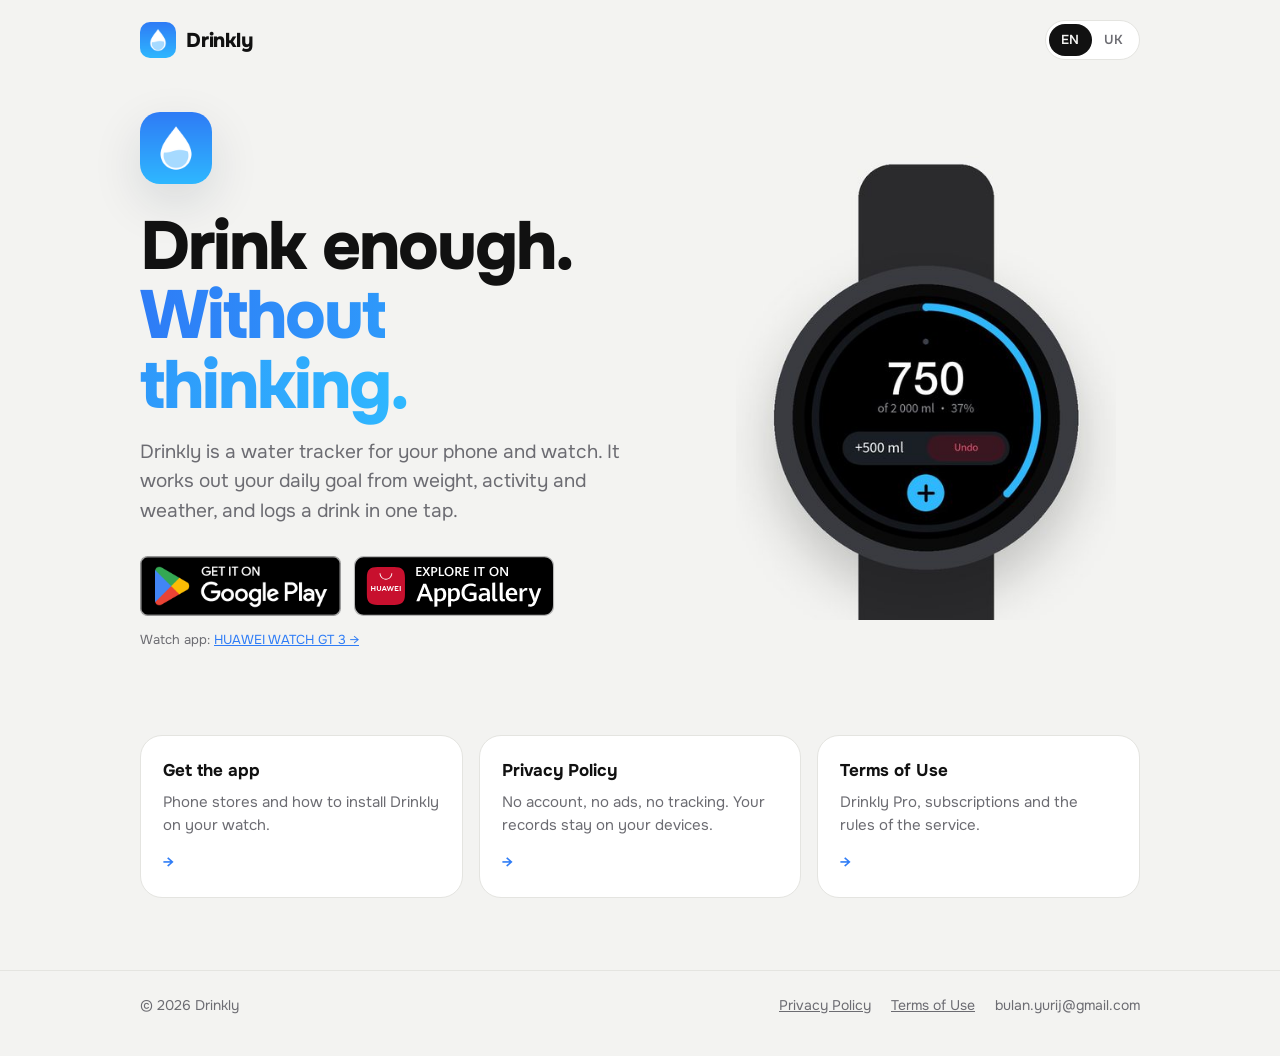
<file: index.html>
<!doctype html>
<html lang="en" data-lang="en" data-title-en="Drinkly — water tracker for phone and watch" data-title-uk="Drinkly — облік води на телефоні й годиннику">
<head>
<meta charset="utf-8">
<meta name="viewport" content="width=device-width, initial-scale=1">
<title>Drinkly — water tracker for phone and watch</title>
<meta name="description" content="Drinkly works out your daily water goal and lets you log a drink from your phone or your watch.">
<link rel="icon" href="img/icon.png">
<link rel="preconnect" href="https://fonts.googleapis.com">
<link rel="preconnect" href="https://fonts.gstatic.com" crossorigin>
<link rel="stylesheet" href="https://fonts.googleapis.com/css2?family=Onest:wght@400;500;600;800&display=swap">
<link rel="stylesheet" href="site.css">
</head>
<body>
<header>
  <div class="wrap">
    <a class="brand" href="index.html"><img src="img/icon.png" alt="">Drinkly</a>
    <div class="lang" role="group" aria-label="Language">
      <button type="button" data-set="en" aria-pressed="true">EN</button>
      <button type="button" data-set="uk" aria-pressed="false">UK</button>
    </div>
  </div>
</header>

<main>
  <section class="wrap hero">
    <div>
      <img class="hero-icon" src="img/icon.png" width="192" height="192" alt="">
      <h1 data-l="en">Drink enough.<br><em>Without thinking.</em></h1>
      <h1 data-l="uk">Пийте достатньо.<br><em>Не думаючи.</em></h1>
      <p class="lead" data-l="en">Drinkly is a water tracker for your phone and watch. It works out your daily goal from weight, activity and weather, and logs a drink in one tap.</p>
      <p class="lead" data-l="uk">Drinkly — облік води на телефоні й годиннику. Він рахує вашу денну норму з ваги, активності й погоди та записує напій одним дотиком.</p>

      <div class="badges">
        <a class="badge" href="https://play.google.com/store/apps/details?id=com.bulany.drinkly.android" rel="noopener">
          <img data-l="en" src="img/google-play-en.png" width="564" height="168" alt="Get it on Google Play">
          <img data-l="uk" src="img/google-play-uk.png" width="646" height="192" alt="Завантажити з Google Play">
        </a>
        <a class="badge" href="https://appgallery.huawei.com/app/C119541665" rel="noopener">
          <img src="img/appgallery-en.svg" width="564" height="168" alt="Explore it on AppGallery">
        </a>
      </div>
      <p class="note" data-l="en">Watch app: <a href="get.html#watch">HUAWEI WATCH GT 3 →</a></p>
      <p class="note" data-l="uk">Застосунок для годинника: <a href="get.html#watch">HUAWEI WATCH GT 3 →</a></p>
    </div>
    <div class="shot">
      <img data-l="en" src="img/05-watch-en.jpg" width="450" height="550" alt="Drinkly on a round watch: 750 of 2 000 ml">
      <img data-l="uk" src="img/05-watch-uk.jpg" width="450" height="550" alt="Drinkly на круглому годиннику">
    </div>
  </section>

  <section class="wrap links">
    <a class="link-card" href="get.html">
      <b data-l="en">Get the app</b><b data-l="uk">Завантажити застосунок</b>
      <span data-l="en">Phone stores and how to install Drinkly on your watch.</span>
      <span data-l="uk">Магазини для телефона й встановлення на годинник.</span>
      <span class="arrow">→</span>
    </a>
    <a class="link-card" href="privacy.html">
      <b data-l="en">Privacy Policy</b><b data-l="uk">Політика конфіденційності</b>
      <span data-l="en">No account, no ads, no tracking. Your records stay on your devices.</span>
      <span data-l="uk">Без акаунта, реклами й стеження. Записи лишаються на ваших пристроях.</span>
      <span class="arrow">→</span>
    </a>
    <a class="link-card" href="terms.html">
      <b data-l="en">Terms of Use</b><b data-l="uk">Умови використання</b>
      <span data-l="en">Drinkly Pro, subscriptions and the rules of the service.</span>
      <span data-l="uk">Drinkly Pro, підписки та правила сервісу.</span>
      <span class="arrow">→</span>
    </a>
  </section>
</main>

<footer>
  <div class="wrap">
    <span>© 2026 Drinkly</span>
    <nav>
      <a href="privacy.html"><span data-l="en">Privacy Policy</span><span data-l="uk">Політика конфіденційності</span></a>
      <a href="terms.html"><span data-l="en">Terms of Use</span><span data-l="uk">Умови використання</span></a>
      <span>bulan.yurij@gmail.com</span>
    </nav>
  </div>
</footer>

<script src="site.js"></script>
</body>
</html>
</file>
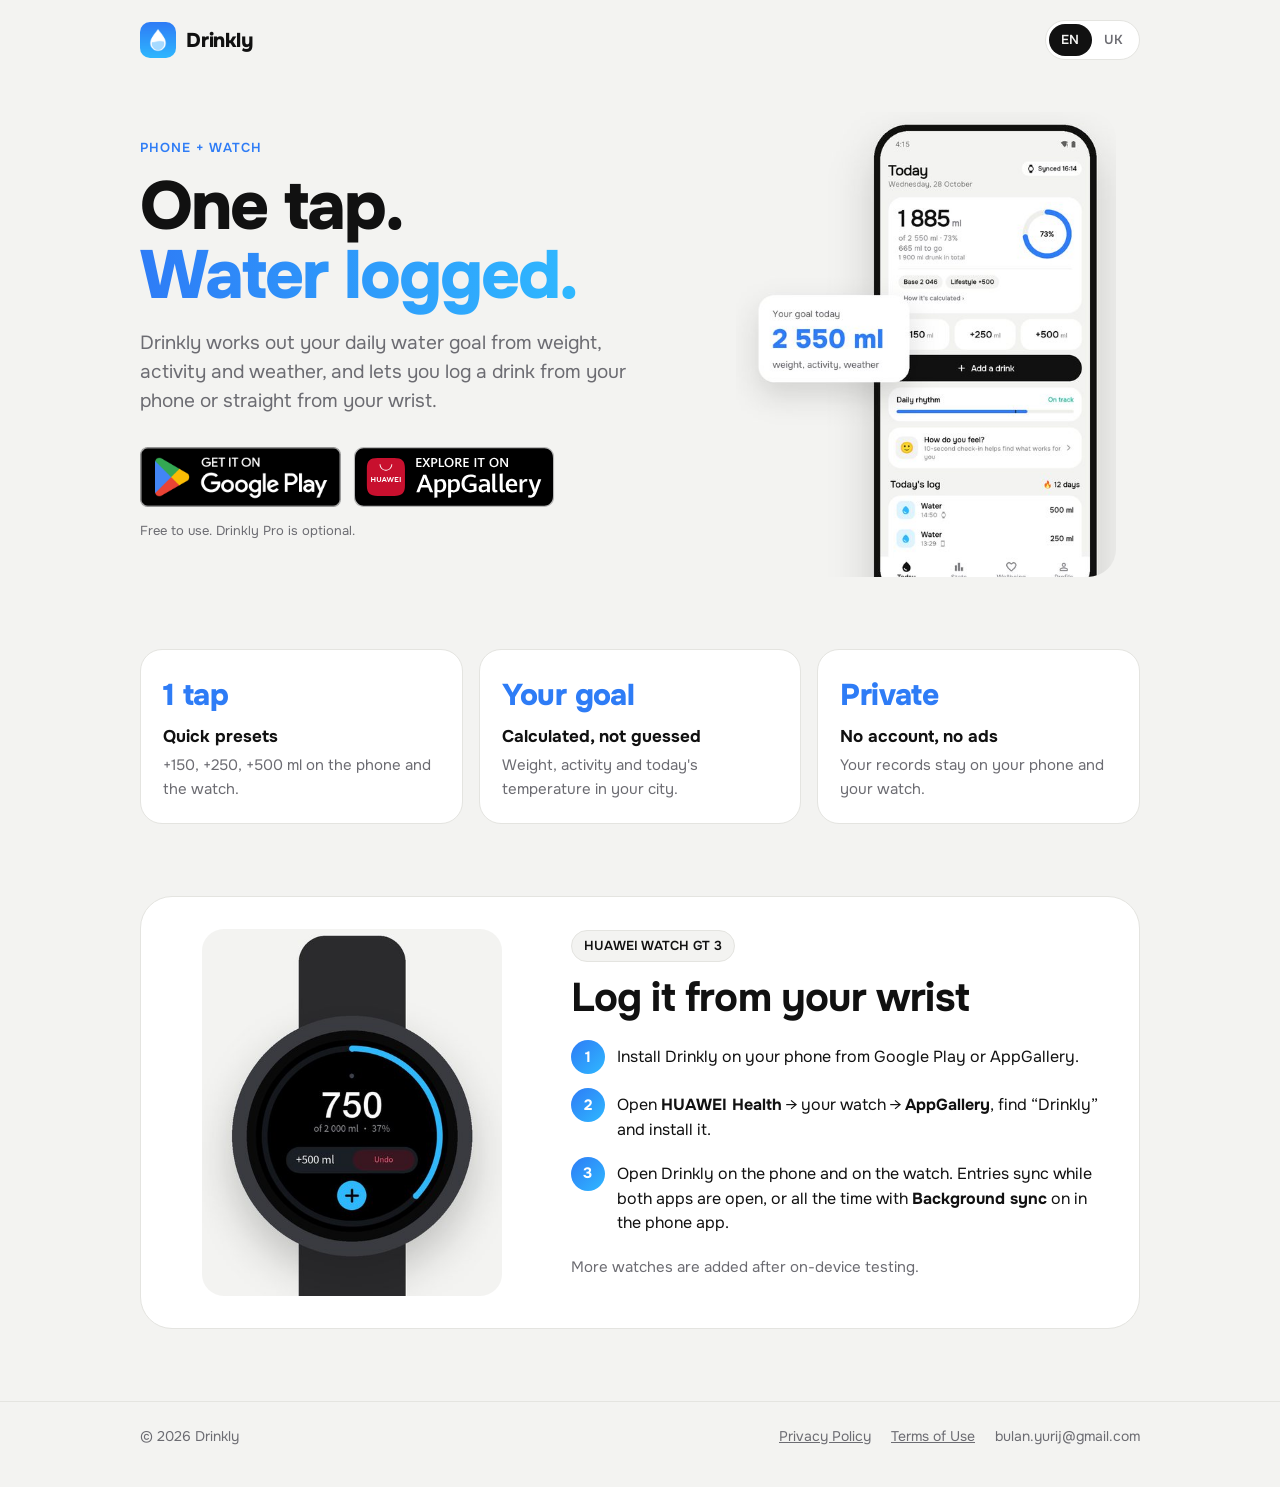
<file: get.html>
<!doctype html>
<html lang="en" data-lang="en" data-title-en="Get Drinkly" data-title-uk="Завантажити Drinkly">
<head>
<meta charset="utf-8">
<meta name="viewport" content="width=device-width, initial-scale=1">
<title>Get Drinkly</title>
<meta name="description" content="Drinkly — water tracking on your phone and watch. Get it on Google Play and HUAWEI AppGallery.">
<link rel="icon" href="img/icon.png">
<link rel="preconnect" href="https://fonts.googleapis.com">
<link rel="preconnect" href="https://fonts.gstatic.com" crossorigin>
<link rel="stylesheet" href="https://fonts.googleapis.com/css2?family=Onest:wght@400;500;600;800&display=swap">
<link rel="stylesheet" href="site.css">
</head>
<body>
<header>
  <div class="wrap">
    <a class="brand" href="index.html"><img src="img/icon.png" alt="">Drinkly</a>
    <div class="lang" role="group" aria-label="Language">
      <button type="button" data-set="en" aria-pressed="true">EN</button>
      <button type="button" data-set="uk" aria-pressed="false">UK</button>
    </div>
  </div>
</header>

<main>
  <section class="wrap hero">
    <div>
      <span class="eyebrow" data-l="en">Phone + watch</span>
      <span class="eyebrow" data-l="uk">Телефон + годинник</span>
      <h1 data-l="en">One tap.<br><em>Water logged.</em></h1>
      <h1 data-l="uk">Один дотик.<br><em>Воду записано.</em></h1>
      <p class="lead" data-l="en">Drinkly works out your daily water goal from weight, activity and weather, and lets you log a drink from your phone or straight from your wrist.</p>
      <p class="lead" data-l="uk">Drinkly рахує вашу денну норму води з ваги, активності й погоди та дає записати напій на телефоні або просто з годинника.</p>

      <div class="badges">
        <a class="badge" href="https://play.google.com/store/apps/details?id=com.bulany.drinkly.android" rel="noopener">
          <img data-l="en" src="img/google-play-en.png" width="564" height="168" alt="Get it on Google Play">
          <img data-l="uk" src="img/google-play-uk.png" width="646" height="192" alt="Завантажити з Google Play">
        </a>
        <a class="badge" href="https://appgallery.huawei.com/app/C119541665" rel="noopener">
          <img src="img/appgallery-en.svg" width="564" height="168" alt="Explore it on AppGallery">
        </a>
      </div>
      <p class="note" data-l="en">Free to use. Drinkly Pro is optional.</p>
      <p class="note" data-l="uk">Безкоштовно. Drinkly Pro — за бажанням.</p>
    </div>
    <div class="shot">
      <img data-l="en" src="img/01-today-en.jpg" width="540" height="660" alt="Drinkly Today screen: 1 885 of 2 550 ml">
      <img data-l="uk" src="img/01-today-uk.jpg" width="540" height="660" alt="Екран «Сьогодні» в Drinkly">
    </div>
  </section>

  <section class="wrap features">
    <div class="feature">
      <div class="num">1 tap</div>
      <h3 data-l="en">Quick presets</h3><h3 data-l="uk">Швидкі порції</h3>
      <p data-l="en">+150, +250, +500 ml on the phone and the watch.</p>
      <p data-l="uk">+150, +250, +500 мл на телефоні й годиннику.</p>
    </div>
    <div class="feature">
      <div class="num" data-l="en">Your goal</div><div class="num" data-l="uk">Ваша норма</div>
      <h3 data-l="en">Calculated, not guessed</h3><h3 data-l="uk">Розрахована, а не вигадана</h3>
      <p data-l="en">Weight, activity and today's temperature in your city.</p>
      <p data-l="uk">Вага, активність і сьогоднішня температура у вашому місті.</p>
    </div>
    <div class="feature">
      <div class="num" data-l="en">Private</div><div class="num" data-l="uk">Приватно</div>
      <h3 data-l="en">No account, no ads</h3><h3 data-l="uk">Без акаунта й реклами</h3>
      <p data-l="en">Your records stay on your phone and your watch.</p>
      <p data-l="uk">Записи лишаються на вашому телефоні й годиннику.</p>
    </div>
  </section>

  <section class="wrap" id="watch">
    <div class="watch">
      <div class="shot">
        <img data-l="en" src="img/05-watch-en.jpg" width="450" height="550" alt="Drinkly on a round watch: 750 of 2 000 ml" loading="lazy">
        <img data-l="uk" src="img/05-watch-uk.jpg" width="450" height="550" alt="Drinkly на круглому годиннику" loading="lazy">
      </div>
      <div>
        <span class="chip">HUAWEI WATCH GT 3</span>
        <h2 data-l="en">Log it from your wrist</h2>
        <h2 data-l="uk">Записуйте з зап'ястя</h2>
        <ol class="steps" data-l="en">
          <li><span>Install Drinkly on your phone from Google Play or AppGallery.</span></li>
          <li><span>Open <b>HUAWEI Health</b> → your watch → <b>AppGallery</b>, find “Drinkly” and install it.</span></li>
          <li><span>Open Drinkly on the phone and on the watch. Entries sync while both apps are open, or all the time with <b>Background sync</b> on in the phone app.</span></li>
        </ol>
        <ol class="steps" data-l="uk">
          <li><span>Встановіть Drinkly на телефон із Google Play або AppGallery.</span></li>
          <li><span>Відкрийте <b>HUAWEI Health</b> → ваш годинник → <b>AppGallery</b>, знайдіть «Drinkly» і встановіть.</span></li>
          <li><span>Відкрийте Drinkly на телефоні й на годиннику. Записи синхронізуються, коли обидва застосунки відкриті, або постійно — з увімкненою <b>Фоновою синхронізацією</b> в застосунку на телефоні.</span></li>
        </ol>
        <p class="muted" data-l="en">More watches are added after on-device testing.</p>
        <p class="muted" data-l="uk">Підтримку інших годинників додаємо після перевірки на пристроях.</p>
      </div>
    </div>
  </section>
</main>

<footer>
  <div class="wrap">
    <span>© 2026 Drinkly</span>
    <nav>
      <a href="privacy.html"><span data-l="en">Privacy Policy</span><span data-l="uk">Політика конфіденційності</span></a>
      <a href="terms.html"><span data-l="en">Terms of Use</span><span data-l="uk">Умови використання</span></a>
      <span>bulan.yurij@gmail.com</span>
    </nav>
  </div>
</footer>

<script src="site.js"></script>
</body>
</html>
</file>
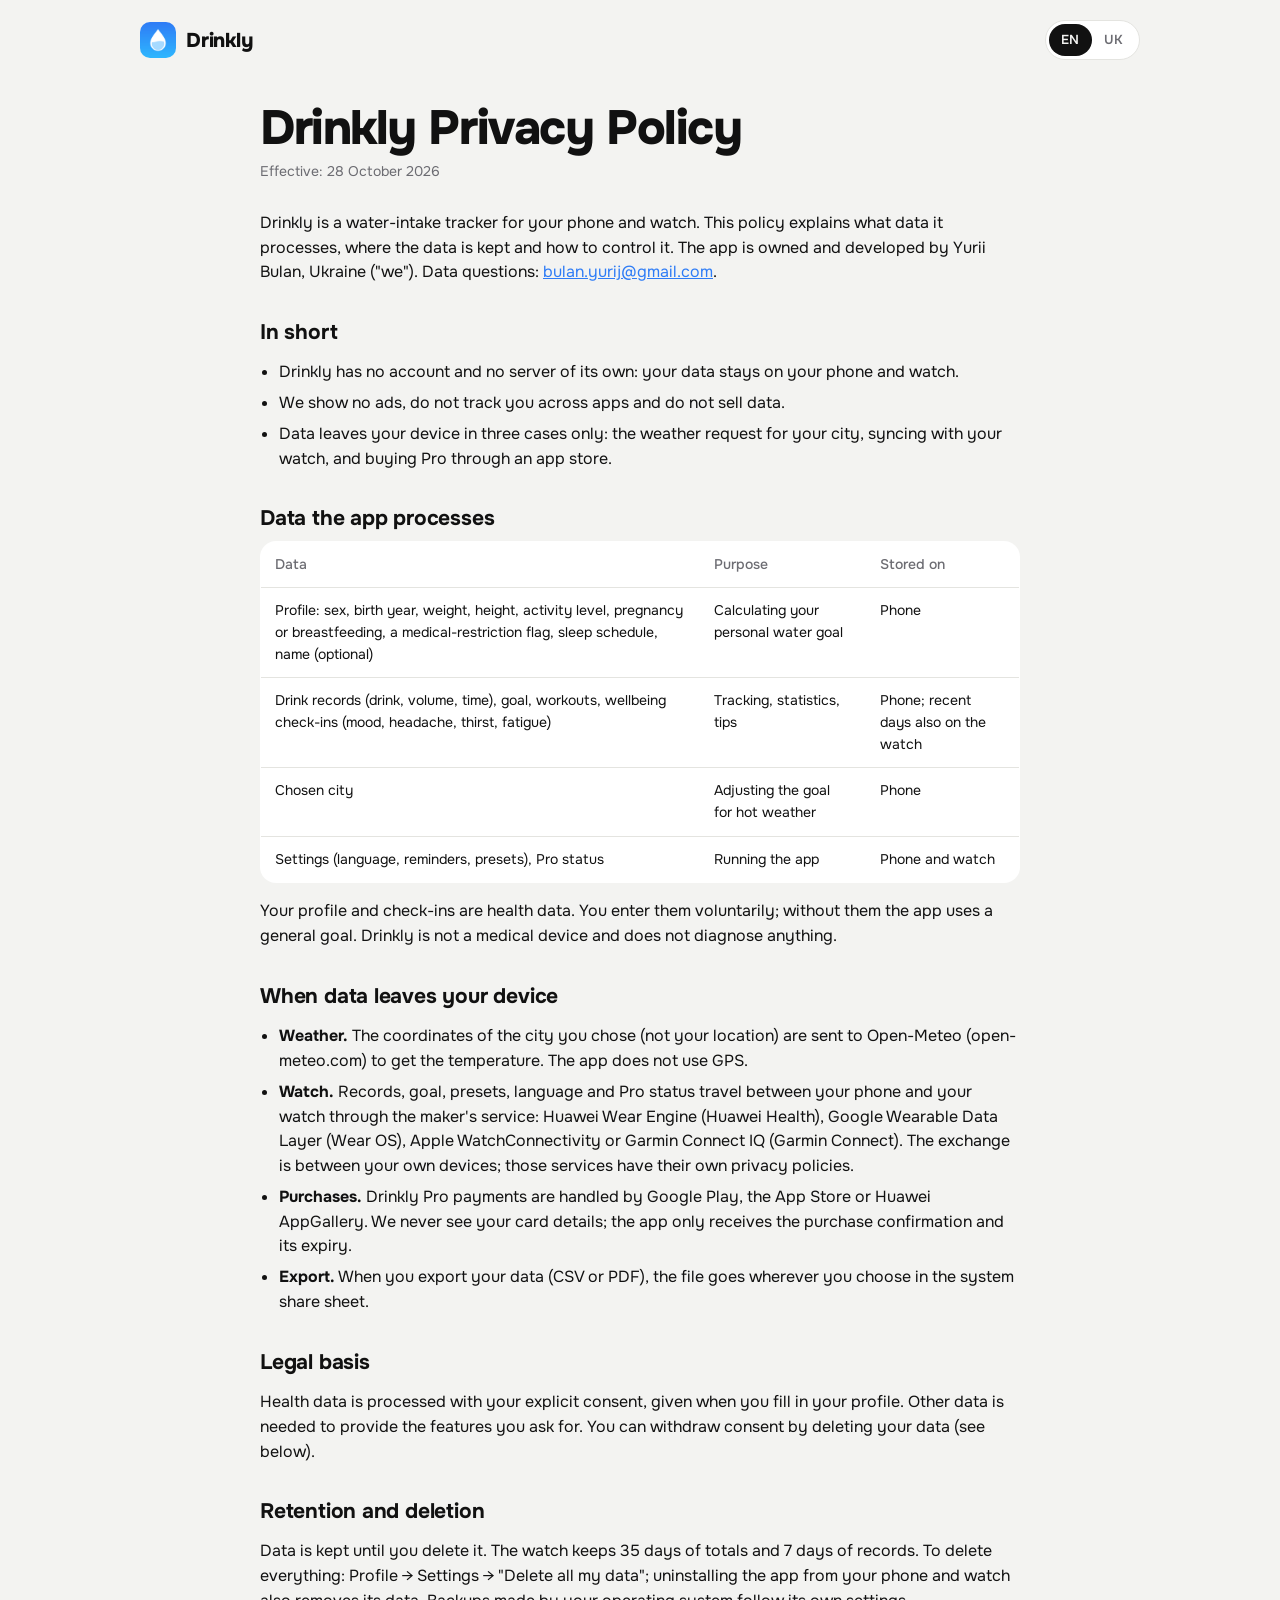
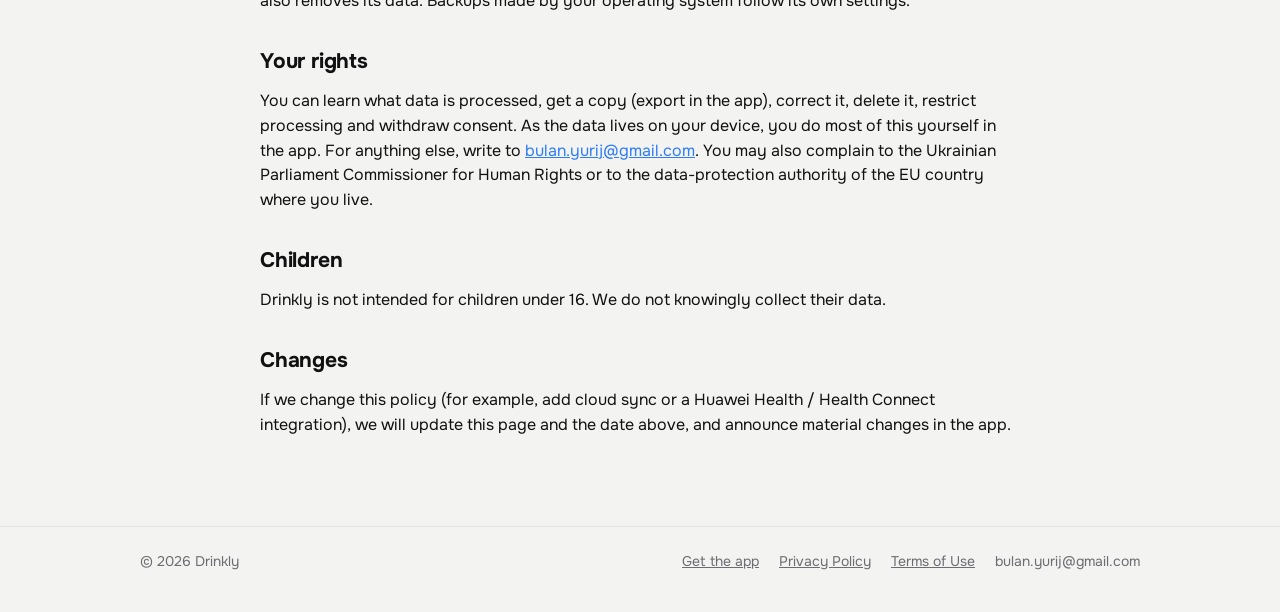
<file: privacy.html>
<!doctype html>
<html lang="en" data-lang="en" data-title-en="Privacy Policy — Drinkly" data-title-uk="Політика конфіденційності — Drinkly">
<head>
<meta charset="utf-8">
<meta name="viewport" content="width=device-width, initial-scale=1">
<title>Privacy Policy — Drinkly</title>
<link rel="icon" href="img/icon.png">
<link rel="preconnect" href="https://fonts.googleapis.com">
<link rel="preconnect" href="https://fonts.gstatic.com" crossorigin>
<link rel="stylesheet" href="https://fonts.googleapis.com/css2?family=Onest:wght@400;500;600;800&display=swap">
<link rel="stylesheet" href="site.css">
</head>
<body>
<header>
  <div class="wrap">
    <a class="brand" href="index.html"><img src="img/icon.png" alt="">Drinkly</a>
    <div class="lang" role="group" aria-label="Language">
      <button type="button" data-set="en" aria-pressed="true">EN</button>
      <button type="button" data-set="uk" aria-pressed="false">UK</button>
    </div>
  </div>
</header>

<main class="wrap">
<article class="doc" id="en" lang="en" data-l="en">
<h1>Drinkly Privacy Policy</h1>
<p class="meta">Effective: 28 October 2026</p>

<p>Drinkly is a water-intake tracker for your phone and watch. This policy explains what data it processes, where the data is kept and how to control it. The app is owned and developed by Yurii Bulan, Ukraine ("we"). Data questions: <a href="mailto:bulan.yurij@gmail.com">bulan.yurij@gmail.com</a>.</p>

<h2>In short</h2>
<ul>
<li>Drinkly has no account and no server of its own: your data stays on your phone and watch.</li>
<li>We show no ads, do not track you across apps and do not sell data.</li>
<li>Data leaves your device in three cases only: the weather request for your city, syncing with your watch, and buying Pro through an app store.</li>
</ul>

<h2>Data the app processes</h2>
<table>
<tr><th>Data</th><th>Purpose</th><th>Stored on</th></tr>
<tr><td>Profile: sex, birth year, weight, height, activity level, pregnancy or breastfeeding, a medical-restriction flag, sleep schedule, name (optional)</td><td>Calculating your personal water goal</td><td>Phone</td></tr>
<tr><td>Drink records (drink, volume, time), goal, workouts, wellbeing check-ins (mood, headache, thirst, fatigue)</td><td>Tracking, statistics, tips</td><td>Phone; recent days also on the watch</td></tr>
<tr><td>Chosen city</td><td>Adjusting the goal for hot weather</td><td>Phone</td></tr>
<tr><td>Settings (language, reminders, presets), Pro status</td><td>Running the app</td><td>Phone and watch</td></tr>
</table>
<p>Your profile and check-ins are health data. You enter them voluntarily; without them the app uses a general goal. Drinkly is not a medical device and does not diagnose anything.</p>

<h2>When data leaves your device</h2>
<ul>
<li><strong>Weather.</strong> The coordinates of the city you chose (not your location) are sent to Open-Meteo (open-meteo.com) to get the temperature. The app does not use GPS.</li>
<li><strong>Watch.</strong> Records, goal, presets, language and Pro status travel between your phone and your watch through the maker's service: Huawei Wear Engine (Huawei Health), Google Wearable Data Layer (Wear OS), Apple WatchConnectivity or Garmin Connect IQ (Garmin Connect). The exchange is between your own devices; those services have their own privacy policies.</li>
<li><strong>Purchases.</strong> Drinkly Pro payments are handled by Google Play, the App Store or Huawei AppGallery. We never see your card details; the app only receives the purchase confirmation and its expiry.</li>
<li><strong>Export.</strong> When you export your data (CSV or PDF), the file goes wherever you choose in the system share sheet.</li>
</ul>

<h2>Legal basis</h2>
<p>Health data is processed with your explicit consent, given when you fill in your profile. Other data is needed to provide the features you ask for. You can withdraw consent by deleting your data (see below).</p>

<h2>Retention and deletion</h2>
<p>Data is kept until you delete it. The watch keeps 35 days of totals and 7 days of records. To delete everything: Profile → Settings → "Delete all my data"; uninstalling the app from your phone and watch also removes its data. Backups made by your operating system follow its own settings.</p>

<h2>Your rights</h2>
<p>You can learn what data is processed, get a copy (export in the app), correct it, delete it, restrict processing and withdraw consent. As the data lives on your device, you do most of this yourself in the app. For anything else, write to <a href="mailto:bulan.yurij@gmail.com">bulan.yurij@gmail.com</a>. You may also complain to the Ukrainian Parliament Commissioner for Human Rights or to the data-protection authority of the EU country where you live.</p>

<h2>Children</h2>
<p>Drinkly is not intended for children under 16. We do not knowingly collect their data.</p>

<h2>Changes</h2>
<p>If we change this policy (for example, add cloud sync or a Huawei Health / Health Connect integration), we will update this page and the date above, and announce material changes in the app.</p>
</article>

<article class="doc" id="uk" lang="uk" data-l="uk">
<h1>Політика конфіденційності Drinkly</h1>
<p class="meta">Набирає чинності: 28 жовтня 2026 року</p>

<p>Drinkly — застосунок для обліку води на телефоні й годиннику. Ця політика пояснює, які дані він обробляє, де вони зберігаються і як ними керувати. Власник і розробник застосунку — Юрій Булан (Yurii Bulan), Україна («ми»). Питання щодо даних: <a href="mailto:bulan.yurij@gmail.com">bulan.yurij@gmail.com</a>.</p>

<h2>Коротко</h2>
<ul>
<li>Drinkly не має облікового запису й власного сервера: ваші дані зберігаються на вашому телефоні та годиннику.</li>
<li>Ми не показуємо рекламу, не відстежуємо вас між застосунками й не продаємо дані.</li>
<li>Дані залишають пристрій лише у трьох випадках: запит погоди для вашого міста, синхронізація з вашим годинником і покупка Pro через магазин застосунків.</li>
</ul>

<h2>Які дані обробляє застосунок</h2>
<table>
<tr><th>Дані</th><th>Навіщо</th><th>Де зберігаються</th></tr>
<tr><td>Профіль: стать, рік народження, вага, зріст, рівень активності, вагітність або годування груддю, позначка про медичне обмеження, режим сну, ім'я (необов'язково)</td><td>Розрахунок персональної норми води</td><td>Телефон</td></tr>
<tr><td>Записи пиття (напій, об'єм, час), ціль, тренування, самопочуття (настрій, головний біль, спрага, втома)</td><td>Облік і статистика, поради</td><td>Телефон; останні дні — також годинник</td></tr>
<tr><td>Обране місто</td><td>Поправка норми на спеку</td><td>Телефон</td></tr>
<tr><td>Налаштування (мова, нагадування, пресети), статус Pro</td><td>Робота застосунку</td><td>Телефон і годинник</td></tr>
</table>
<p>Профіль і самопочуття є даними про здоров'я. Ви вносите їх добровільно; без них застосунок працює із загальною нормою. Drinkly не є медичним виробом і не ставить діагнозів.</p>

<h2>Коли дані залишають пристрій</h2>
<ul>
<li><strong>Погода.</strong> Координати обраного міста (не вашого місцезнаходження) надсилаються в Open-Meteo (open-meteo.com), щоб отримати температуру. Застосунок не використовує GPS.</li>
<li><strong>Годинник.</strong> Записи, ціль, пресети, мова й статус Pro передаються між телефоном і вашим годинником через сервіс виробника: Huawei Wear Engine (Huawei Health), Google Wearable Data Layer (Wear OS), Apple WatchConnectivity або Garmin Connect IQ (Garmin Connect). Обмін іде між вашими пристроями; ці сервіси діють за своїми політиками конфіденційності.</li>
<li><strong>Покупки.</strong> Оплату Drinkly Pro обробляють Google Play, App Store або Huawei AppGallery. Ми не бачимо даних вашої картки; застосунок отримує лише підтвердження покупки й строк дії.</li>
<li><strong>Експорт.</strong> Якщо ви експортуєте дані (CSV або PDF), файл надсилається туди, куди ви оберете в системному меню «Поділитися».</li>
</ul>

<h2>Підстава обробки</h2>
<p>Дані про здоров'я обробляються на підставі вашої явної згоди, яку ви даєте, заповнюючи профіль. Решта даних потрібна для надання функцій застосунку, які ви просите. Ви можете відкликати згоду, видаливши дані (див. нижче).</p>

<h2>Зберігання й видалення</h2>
<p>Дані зберігаються, доки ви їх не видалите. На годиннику зберігаються підсумки за 35 днів і записи за 7 днів. Видалити все можна в застосунку: Профіль → Налаштування → «Видалити всі мої дані»; видалення застосунку з телефону й годинника також видаляє їх дані. Резервні копії, які робить ваша операційна система, керуються її налаштуваннями.</p>

<h2>Ваші права</h2>
<p>Ви маєте право знати, які дані обробляються, отримати їх копію (експорт у застосунку), виправити, видалити, обмежити обробку й відкликати згоду. Оскільки дані зберігаються на вашому пристрої, більшість цих дій ви виконуєте в застосунку самі. З інших питань напишіть на <a href="mailto:bulan.yurij@gmail.com">bulan.yurij@gmail.com</a>. Ви також можете звернутися до Уповноваженого Верховної Ради України з прав людини або до наглядового органу країни ЄС, де проживаєте.</p>

<h2>Діти</h2>
<p>Drinkly не призначений для дітей до 16 років. Ми свідомо не збираємо їхніх даних.</p>

<h2>Зміни</h2>
<p>Якщо ми змінимо політику (наприклад, додамо хмарну синхронізацію чи інтеграцію з Huawei Health або Health Connect), ми оновимо цю сторінку й дату вище, а про суттєві зміни повідомимо в застосунку.</p>
</article>
</main>

<footer>
  <div class="wrap">
    <span>© 2026 Drinkly</span>
    <nav>
      <a href="get.html"><span data-l="en">Get the app</span><span data-l="uk">Завантажити</span></a>
      <a href="privacy.html"><span data-l="en">Privacy Policy</span><span data-l="uk">Політика конфіденційності</span></a>
      <a href="terms.html"><span data-l="en">Terms of Use</span><span data-l="uk">Умови використання</span></a>
      <span>bulan.yurij@gmail.com</span>
    </nav>
  </div>
</footer>

<script src="site.js"></script>
</body>
</html>
</file>
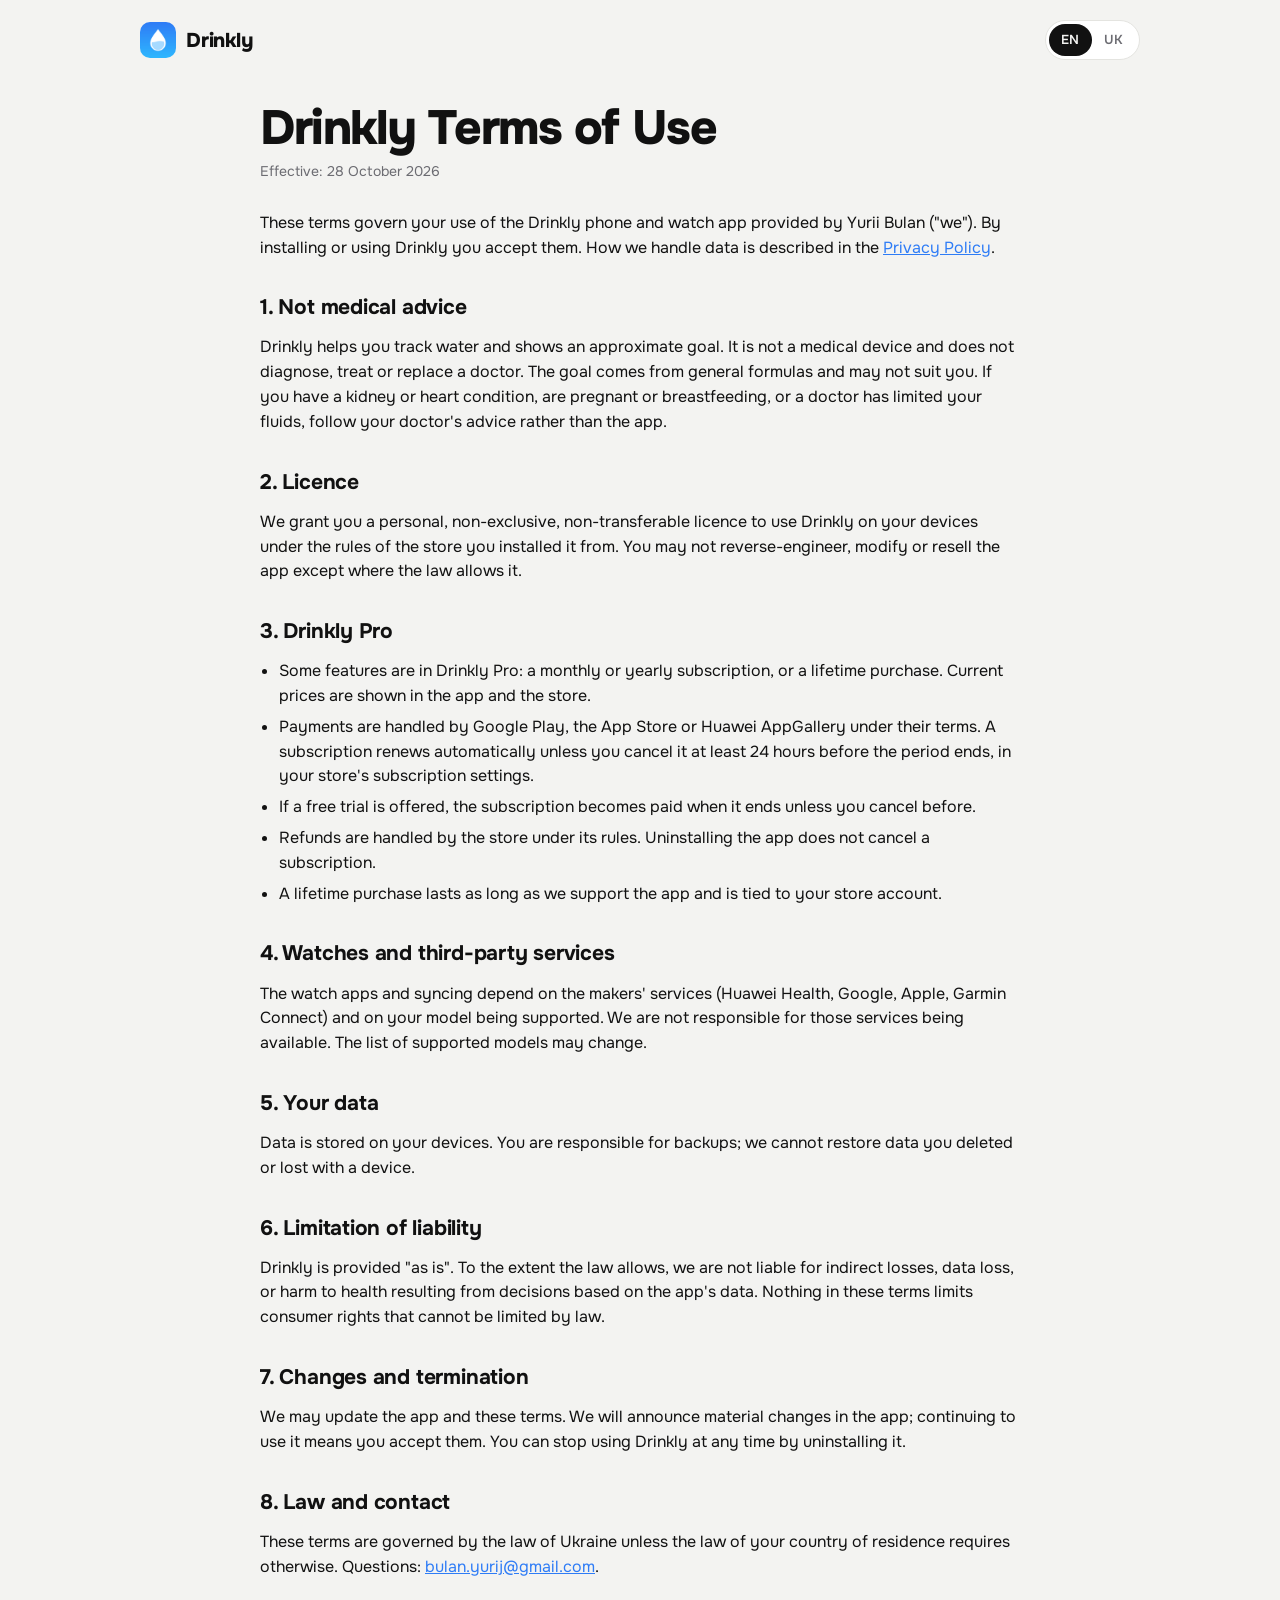
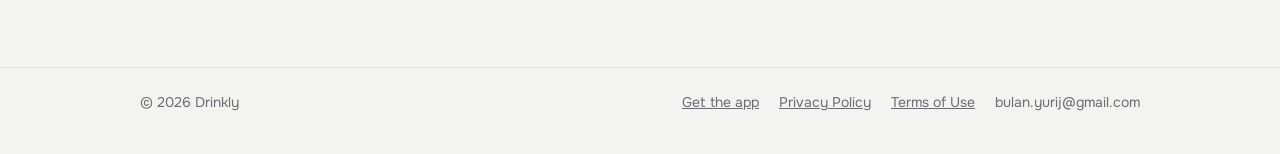
<file: terms.html>
<!doctype html>
<html lang="en" data-lang="en" data-title-en="Terms of Use — Drinkly" data-title-uk="Умови використання — Drinkly">
<head>
<meta charset="utf-8">
<meta name="viewport" content="width=device-width, initial-scale=1">
<title>Terms of Use — Drinkly</title>
<link rel="icon" href="img/icon.png">
<link rel="preconnect" href="https://fonts.googleapis.com">
<link rel="preconnect" href="https://fonts.gstatic.com" crossorigin>
<link rel="stylesheet" href="https://fonts.googleapis.com/css2?family=Onest:wght@400;500;600;800&display=swap">
<link rel="stylesheet" href="site.css">
</head>
<body>
<header>
  <div class="wrap">
    <a class="brand" href="index.html"><img src="img/icon.png" alt="">Drinkly</a>
    <div class="lang" role="group" aria-label="Language">
      <button type="button" data-set="en" aria-pressed="true">EN</button>
      <button type="button" data-set="uk" aria-pressed="false">UK</button>
    </div>
  </div>
</header>

<main class="wrap">
<article class="doc" id="en" lang="en" data-l="en">
<h1>Drinkly Terms of Use</h1>
<p class="meta">Effective: 28 October 2026</p>

<p>These terms govern your use of the Drinkly phone and watch app provided by Yurii Bulan ("we"). By installing or using Drinkly you accept them. How we handle data is described in the <a href="privacy.html">Privacy Policy</a>.</p>

<h2>1. Not medical advice</h2>
<p>Drinkly helps you track water and shows an approximate goal. It is not a medical device and does not diagnose, treat or replace a doctor. The goal comes from general formulas and may not suit you. If you have a kidney or heart condition, are pregnant or breastfeeding, or a doctor has limited your fluids, follow your doctor's advice rather than the app.</p>

<h2>2. Licence</h2>
<p>We grant you a personal, non-exclusive, non-transferable licence to use Drinkly on your devices under the rules of the store you installed it from. You may not reverse-engineer, modify or resell the app except where the law allows it.</p>

<h2>3. Drinkly Pro</h2>
<ul>
<li>Some features are in Drinkly Pro: a monthly or yearly subscription, or a lifetime purchase. Current prices are shown in the app and the store.</li>
<li>Payments are handled by Google Play, the App Store or Huawei AppGallery under their terms. A subscription renews automatically unless you cancel it at least 24 hours before the period ends, in your store's subscription settings.</li>
<li>If a free trial is offered, the subscription becomes paid when it ends unless you cancel before.</li>
<li>Refunds are handled by the store under its rules. Uninstalling the app does not cancel a subscription.</li>
<li>A lifetime purchase lasts as long as we support the app and is tied to your store account.</li>
</ul>

<h2>4. Watches and third-party services</h2>
<p>The watch apps and syncing depend on the makers' services (Huawei Health, Google, Apple, Garmin Connect) and on your model being supported. We are not responsible for those services being available. The list of supported models may change.</p>

<h2>5. Your data</h2>
<p>Data is stored on your devices. You are responsible for backups; we cannot restore data you deleted or lost with a device.</p>

<h2>6. Limitation of liability</h2>
<p>Drinkly is provided "as is". To the extent the law allows, we are not liable for indirect losses, data loss, or harm to health resulting from decisions based on the app's data. Nothing in these terms limits consumer rights that cannot be limited by law.</p>

<h2>7. Changes and termination</h2>
<p>We may update the app and these terms. We will announce material changes in the app; continuing to use it means you accept them. You can stop using Drinkly at any time by uninstalling it.</p>

<h2>8. Law and contact</h2>
<p>These terms are governed by the law of Ukraine unless the law of your country of residence requires otherwise. Questions: <a href="mailto:bulan.yurij@gmail.com">bulan.yurij@gmail.com</a>.</p>
</article>

<article class="doc" id="uk" lang="uk" data-l="uk">
<h1>Умови використання Drinkly</h1>
<p class="meta">Набирають чинності: 28 жовтня 2026 року</p>

<p>Ці умови регулюють використання застосунку Drinkly для телефона й годинника, який надає Юрій Булан (Yurii Bulan) («ми»). Встановлюючи або використовуючи Drinkly, ви погоджуєтеся з ними. Як ми поводимося з даними, описано в <a href="privacy.html">Політиці конфіденційності</a>.</p>

<h2>1. Не медична порада</h2>
<p>Drinkly допомагає вести облік води й показує орієнтовну норму. Це не медичний виріб, він не діагностує, не лікує й не замінює лікаря. Норма розрахована за загальними формулами й може вам не підходити. Якщо у вас захворювання нирок чи серця, ви вагітні, годуєте груддю або лікар обмежив вам рідину, дотримуйтеся порад лікаря, а не застосунку.</p>

<h2>2. Ліцензія</h2>
<p>Ми надаємо вам особисту, невиключну ліцензію без права передачі на використання Drinkly на ваших пристроях відповідно до правил магазину, з якого його встановлено. Не можна розбирати, змінювати чи перепродавати застосунок, крім випадків, дозволених законом.</p>

<h2>3. Drinkly Pro</h2>
<ul>
<li>Частина функцій доступна в Drinkly Pro: щомісячна чи щорічна підписка або довічна покупка. Актуальні ціни показані в застосунку й у магазині.</li>
<li>Оплату обробляють Google Play, App Store або Huawei AppGallery за своїми умовами. Підписка продовжується автоматично, якщо не скасувати її щонайменше за 24 години до кінця періоду в налаштуваннях підписок вашого магазину.</li>
<li>Якщо пропонується безкоштовний пробний період, після нього підписка стає платною, якщо ви не скасуєте її раніше.</li>
<li>Повернення коштів здійснює магазин за його правилами. Видалення застосунку не скасовує підписку.</li>
<li>Довічна покупка діє, доки ми підтримуємо застосунок, і прив'язана до облікового запису магазину.</li>
</ul>

<h2>4. Годинники й сторонні сервіси</h2>
<p>Робота на годиннику та синхронізація залежать від сервісів виробників (Huawei Health, Google, Apple, Garmin Connect) і від сумісності вашої моделі. Ми не відповідаємо за доступність цих сервісів. Перелік підтримуваних моделей може змінюватися.</p>

<h2>5. Ваші дані</h2>
<p>Дані зберігаються на ваших пристроях. Ви відповідаєте за резервні копії; видалені або втрачені разом із пристроєм дані ми відновити не можемо.</p>

<h2>6. Обмеження відповідальності</h2>
<p>Drinkly надається «як є». У межах, дозволених законом, ми не несемо відповідальності за непрямі збитки, втрату даних чи шкоду здоров'ю внаслідок рішень, ухвалених на підставі даних застосунку. Ніщо в цих умовах не обмежує ваших прав споживача, які не можна обмежити за законом.</p>

<h2>7. Зміни й припинення</h2>
<p>Ми можемо оновлювати застосунок і ці умови. Про суттєві зміни повідомимо в застосунку; продовження користування означає згоду з новими умовами. Ви можете будь-коли припинити користування, видаливши застосунок.</p>

<h2>8. Право й контакти</h2>
<p>До цих умов застосовується право України, якщо закон країни вашого проживання не передбачає іншого. Питання: <a href="mailto:bulan.yurij@gmail.com">bulan.yurij@gmail.com</a>.</p>
</article>
</main>

<footer>
  <div class="wrap">
    <span>© 2026 Drinkly</span>
    <nav>
      <a href="get.html"><span data-l="en">Get the app</span><span data-l="uk">Завантажити</span></a>
      <a href="privacy.html"><span data-l="en">Privacy Policy</span><span data-l="uk">Політика конфіденційності</span></a>
      <a href="terms.html"><span data-l="en">Terms of Use</span><span data-l="uk">Умови використання</span></a>
      <span>bulan.yurij@gmail.com</span>
    </nav>
  </div>
</footer>

<script src="site.js"></script>
</body>
</html>
</file>
<file: site.css>
:root {
  --bg: #f3f3f1;
  --card: #ffffff;
  --text: #111111;
  --muted: #6c6c72;
  --line: #e4e4e0;
  --accent: #2e7cf6;
  --accent-2: #2fb8ff;
  --shadow: 0 18px 50px rgba(17, 30, 60, .12);
  color-scheme: light;
}
@media (prefers-color-scheme: dark) {
  :root {
    --bg: #08090b; --card: #14161a; --text: #f2f2f2; --muted: #a3a3a8; --line: #24272d;
    --accent: #2fb8ff; --accent-2: #2e7cf6;
    --shadow: 0 18px 50px rgba(0, 0, 0, .5);
    color-scheme: dark;
  }
}
* { box-sizing: border-box; }
html:not([data-lang="uk"]) [data-l="uk"], html[data-lang="uk"] [data-l="en"] { display: none !important; }
body {
  margin: 0;
  background: var(--bg);
  color: var(--text);
  font: 16px/1.55 "Onest", system-ui, -apple-system, "Segoe UI", sans-serif;
  -webkit-font-smoothing: antialiased;
}
a { color: var(--accent); }
.wrap { max-width: 1040px; margin: 0 auto; padding-inline: max(20px, env(safe-area-inset-left, 0px)) max(20px, env(safe-area-inset-right, 0px)); }

header { padding-block: 20px; }
header .wrap { display: flex; align-items: center; justify-content: space-between; gap: 16px; }
.brand { display: flex; align-items: center; gap: 10px; color: var(--text); text-decoration: none; font-weight: 800; font-size: 20px; letter-spacing: -.01em; }
.brand img { width: 36px; height: 36px; border-radius: 10px; }
.lang { display: inline-flex; padding: 3px; border-radius: 999px; background: var(--card); border: 1px solid var(--line); }
.lang button {
  font: inherit; font-size: 13px; font-weight: 600; letter-spacing: .04em;
  border: 0; background: transparent; color: var(--muted); padding: 6px 12px; border-radius: 999px; cursor: pointer;
}
.lang button[aria-pressed="true"] { background: var(--text); color: var(--bg); }

.hero { display: grid; grid-template-columns: 1.1fr .9fr; gap: 48px; align-items: center; padding-block: 32px 72px; }
.hero > * { min-width: 0; }
.eyebrow { display: inline-block; font-size: 13px; font-weight: 600; letter-spacing: .08em; text-transform: uppercase; color: var(--accent); margin-bottom: 14px; }
h1 { font-size: clamp(40px, 6.4vw, 68px); line-height: 1.02; letter-spacing: -.03em; font-weight: 800; margin: 0 0 18px; text-wrap: balance; }
h1 em { font-style: normal; background: linear-gradient(90deg, var(--accent), var(--accent-2)); -webkit-background-clip: text; background-clip: text; color: transparent; }
.lead { font-size: 19px; color: var(--muted); max-width: 30em; margin: 0 0 30px; }

.badges { display: flex; flex-wrap: wrap; gap: 12px; }
.badge { display: block; border-radius: 12px; transition: transform .15s ease; }
.badge:hover { transform: translateY(-2px); }
.badge:focus-visible { outline: 3px solid var(--accent); outline-offset: 3px; }
.badge img { display: block; height: 60px; width: auto; }
.note { font-size: 13px; color: var(--muted); margin-top: 14px; }

.shot { justify-self: center; width: 100%; max-width: 380px; border-radius: 28px; overflow: hidden; background: #f3f3f1; }
.shot img { display: block; width: 100%; height: auto; }

.features { display: grid; grid-template-columns: repeat(3, 1fr); gap: 16px; padding-bottom: 72px; }
.feature { background: var(--card); border: 1px solid var(--line); border-radius: 22px; padding: 22px; }
.feature .num { font-size: 30px; font-weight: 800; letter-spacing: -.02em; color: var(--accent); }
.feature h3 { margin: 6px 0 4px; font-size: 17px; }
.feature p { margin: 0; color: var(--muted); font-size: 15px; }

.watch { display: grid; grid-template-columns: .8fr 1.2fr; gap: 40px; align-items: center;
  background: var(--card); border: 1px solid var(--line); border-radius: 32px; padding: 32px; margin-bottom: 72px; scroll-margin-top: 16px; }
.watch > * { min-width: 0; }
.watch .shot { box-shadow: none; border-radius: 22px; max-width: 300px; }
h2 { font-size: clamp(28px, 4vw, 40px); line-height: 1.1; letter-spacing: -.02em; margin: 0 0 12px; text-wrap: balance; }
.chip { display: inline-block; font-size: 13px; font-weight: 600; padding: 5px 12px; border-radius: 999px; background: var(--bg); border: 1px solid var(--line); margin-bottom: 14px; }
ol.steps { list-style: none; counter-reset: s; padding: 0; margin: 20px 0; display: grid; gap: 14px; }
ol.steps li { counter-increment: s; display: grid; grid-template-columns: 34px 1fr; gap: 12px; align-items: start; }
ol.steps li::before {
  content: counter(s); width: 34px; height: 34px; border-radius: 50%; display: grid; place-items: center;
  font-weight: 700; font-size: 15px; color: #fff; background: linear-gradient(135deg, var(--accent), var(--accent-2));
}
ol.steps li > span { padding-top: 5px; }
.muted { color: var(--muted); font-size: 15px; }

footer { border-top: 1px solid var(--line); padding-block: 24px 40px; color: var(--muted); font-size: 14px; }
footer .wrap { display: flex; flex-wrap: wrap; gap: 8px 20px; justify-content: space-between; }
footer nav { display: flex; flex-wrap: wrap; gap: 8px 20px; }
footer a { color: var(--muted); }

@media (max-width: 820px) {
  .hero { grid-template-columns: 1fr; gap: 36px; padding-top: 16px; }
  .hero .shot { max-width: 300px; }
  .features { grid-template-columns: 1fr; }
  .watch { grid-template-columns: 1fr; padding: 22px; }
  .watch .shot { order: 2; justify-self: center; }
}
@media (max-width: 440px) {
  .badge img { height: 52px; }
}

.links { display: grid; grid-template-columns: repeat(3, 1fr); gap: 16px; padding-bottom: 72px; }
.link-card { display: flex; flex-direction: column; gap: 6px; background: var(--card); border: 1px solid var(--line); border-radius: 22px; padding: 22px; color: var(--text); text-decoration: none; transition: transform .15s ease, border-color .15s ease; }
.link-card:hover { transform: translateY(-2px); border-color: var(--accent); }
.link-card:focus-visible { outline: 3px solid var(--accent); outline-offset: 3px; }
.link-card b { font-size: 17px; }
.link-card span { color: var(--muted); font-size: 15px; }
.link-card .arrow { color: var(--accent); font-weight: 600; margin-top: auto; padding-top: 8px; }
.hero-icon { width: 72px; height: 72px; border-radius: 20px; margin-bottom: 20px; box-shadow: var(--shadow); }
@media (max-width: 820px) { .links { grid-template-columns: 1fr; } }

/* Legal documents */
.doc { max-width: 760px; margin: 0 auto; padding-block: 24px 72px; }
.doc h1 { font-size: clamp(32px, 5vw, 48px); margin-bottom: 8px; }
.doc h2 { font-size: 21px; letter-spacing: -.01em; margin: 36px 0 10px; }
.doc .meta { color: var(--muted); font-size: 14px; margin: 0 0 28px; }
.doc p, .doc li { color: var(--text); }
.doc ul { padding-left: 1.2em; }
.doc li + li { margin-top: 6px; }
.doc table { width: 100%; border-collapse: collapse; font-size: 14px; background: var(--card); border: 1px solid var(--line); border-radius: 16px; overflow: hidden; }
.doc th, .doc td { text-align: left; vertical-align: top; padding: 12px 14px; border-bottom: 1px solid var(--line); }
.doc tr:last-child td { border-bottom: 0; }
.doc th { color: var(--muted); font-weight: 500; }
@media (max-width: 560px) {
  .doc table, .doc tr, .doc td, .doc th { display: block; }
  .doc tr { padding: 10px 14px; border-bottom: 1px solid var(--line); }
  .doc tr:last-child { border-bottom: 0; }
  .doc th, .doc tr:has(th) { display: none; }
  .doc td { border: 0; padding: 2px 0; }
}
</file>
